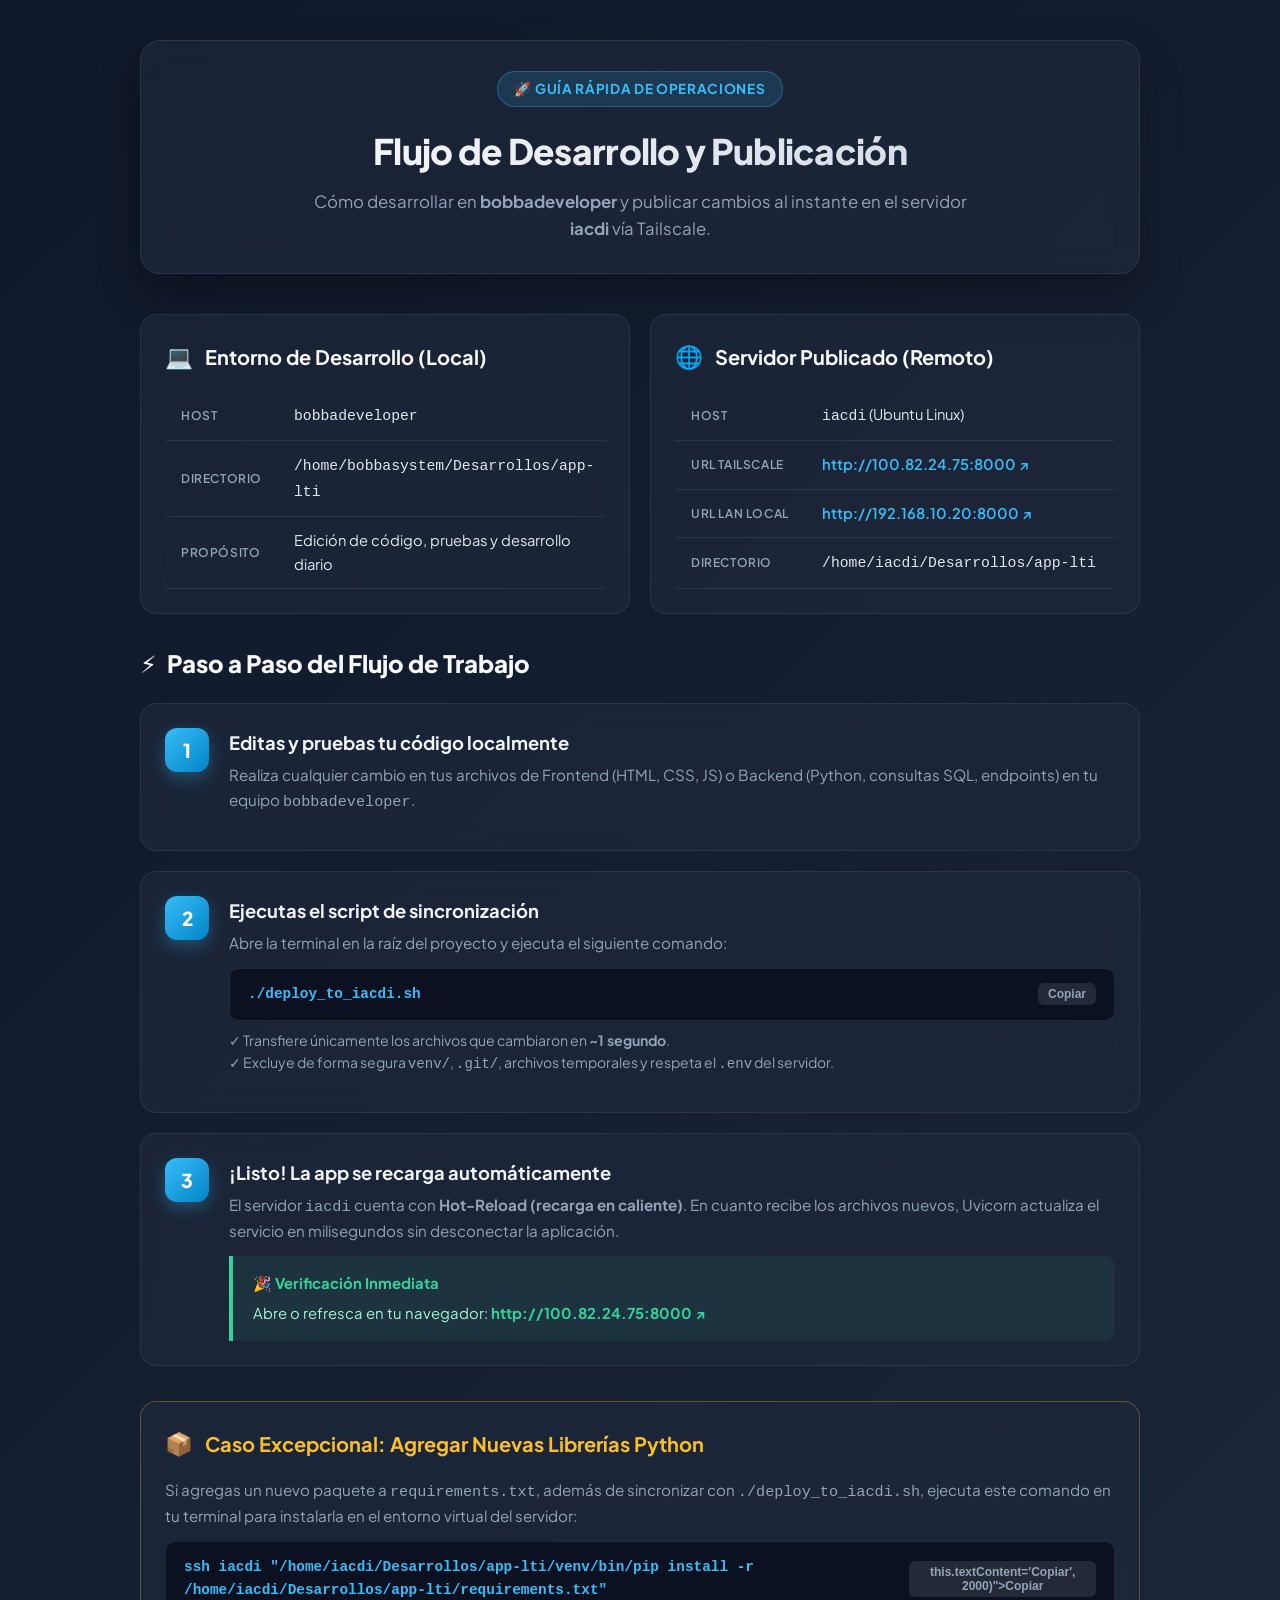
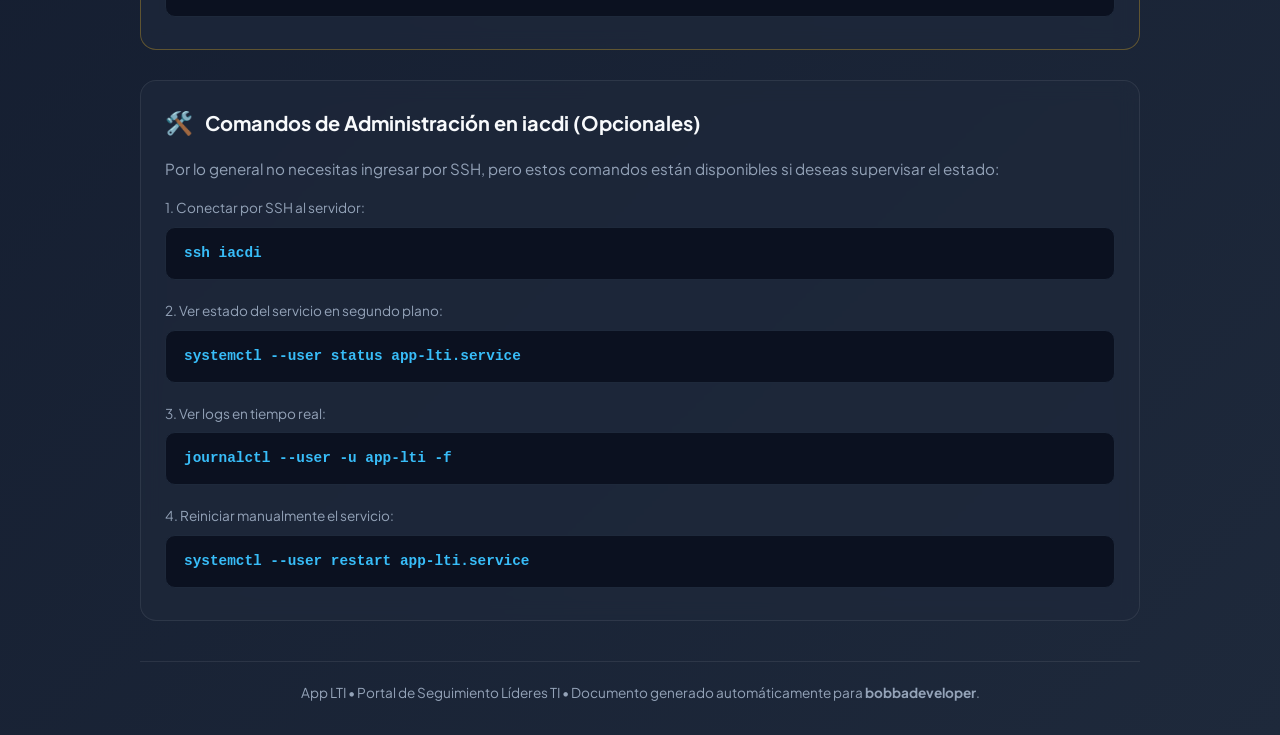
<file: GUIA_DESPLIEGUE_Y_DESARROLLO_IACDI.html>
<!DOCTYPE html>
<html lang="es">
<head>
  <meta charset="UTF-8">
  <meta name="viewport" content="width=device-width, initial-scale=1.0">
  <title>Guía de Despliegue y Desarrollo Continuo - App LTI (bobbadeveloper -> iacdi)</title>
  <link rel="preconnect" href="https://fonts.googleapis.com">
  <link rel="preconnect" href="https://fonts.gstatic.com" crossorigin>
  <link href="https://fonts.googleapis.com/css2?family=Plus+Jakarta+Sans:wght@400;500;600;700;800&family=JetBrains+Mono:wght@400;500;600&display=swap" rel="stylesheet">
  <style>
    :root {
      --bg-gradient: linear-gradient(135deg, #0f172a 0%, #1e293b 100%);
      --surface-card: rgba(30, 41, 59, 0.7);
      --surface-card-border: rgba(255, 255, 255, 0.08);
      --text-main: #f8fafc;
      --text-muted: #94a3b8;
      --accent-blue: #38bdf8;
      --accent-green: #34d399;
      --accent-amber: #fbbf24;
      --accent-purple: #a78bfa;
      --accent-red: #f87171;
      --code-bg: #0b1120;
      --code-border: #1e293b;
      --badge-bg: rgba(56, 189, 248, 0.15);
      --badge-text: #38bdf8;
    }

    * {
      box-sizing: border-box;
      margin: 0;
      padding: 0;
    }

    body {
      font-family: 'Plus Jakarta Sans', system-ui, -apple-system, sans-serif;
      background: var(--bg-gradient);
      color: var(--text-main);
      line-height: 1.6;
      padding: 40px 20px;
      min-height: 100vh;
    }

    .container {
      max-width: 1000px;
      margin: 0 auto;
    }

    /* Header */
    .header {
      text-align: center;
      margin-bottom: 40px;
      padding: 30px;
      background: var(--surface-card);
      border: 1px solid var(--surface-card-border);
      border-radius: 20px;
      backdrop-filter: blur(12px);
      box-shadow: 0 20px 40px rgba(0, 0, 0, 0.3);
    }

    .header-badge {
      display: inline-flex;
      align-items: center;
      gap: 8px;
      padding: 6px 16px;
      background: var(--badge-bg);
      color: var(--badge-text);
      font-size: 0.85rem;
      font-weight: 700;
      border-radius: 9999px;
      text-transform: uppercase;
      letter-spacing: 0.05em;
      margin-bottom: 16px;
      border: 1px solid rgba(56, 189, 248, 0.3);
    }

    .header h1 {
      font-size: 2.2rem;
      font-weight: 800;
      letter-spacing: -0.02em;
      margin-bottom: 10px;
      background: linear-gradient(135deg, #ffffff 0%, #cbd5e1 100%);
      -webkit-background-clip: text;
      -webkit-text-fill-color: transparent;
    }

    .header p {
      color: var(--text-muted);
      font-size: 1.05rem;
      max-width: 680px;
      margin: 0 auto;
    }

    /* Grid Layout */
    .grid-2 {
      display: grid;
      grid-template-columns: repeat(auto-fit, minmax(300px, 1fr));
      gap: 20px;
      margin-bottom: 30px;
    }

    /* Cards */
    .card {
      background: var(--surface-card);
      border: 1px solid var(--surface-card-border);
      border-radius: 16px;
      padding: 24px;
      backdrop-filter: blur(10px);
      transition: transform 0.2s ease, border-color 0.2s ease;
    }

    .card:hover {
      border-color: rgba(56, 189, 248, 0.3);
      transform: translateY(-2px);
    }

    .card-title {
      font-size: 1.25rem;
      font-weight: 700;
      display: flex;
      align-items: center;
      gap: 12px;
      margin-bottom: 16px;
    }

    .card-title .icon {
      font-size: 1.4rem;
    }

    /* Steps Flow */
    .step-list {
      display: flex;
      flex-direction: column;
      gap: 20px;
      margin-bottom: 35px;
    }

    .step-item {
      display: flex;
      gap: 20px;
      background: var(--surface-card);
      border: 1px solid var(--surface-card-border);
      border-radius: 16px;
      padding: 24px;
      backdrop-filter: blur(10px);
      position: relative;
    }

    .step-number {
      width: 44px;
      height: 44px;
      border-radius: 12px;
      background: linear-gradient(135deg, #38bdf8 0%, #0284c7 100%);
      color: #fff;
      font-weight: 800;
      font-size: 1.2rem;
      display: flex;
      align-items: center;
      justify-content: center;
      flex-shrink: 0;
      box-shadow: 0 6px 16px rgba(56, 189, 248, 0.3);
    }

    .step-content {
      flex: 1;
    }

    .step-content h3 {
      font-size: 1.15rem;
      font-weight: 700;
      margin-bottom: 6px;
      color: #f1f5f9;
    }

    .step-content p {
      color: var(--text-muted);
      font-size: 0.95rem;
      margin-bottom: 12px;
    }

    /* Code Snippet */
    .code-box {
      background: var(--code-bg);
      border: 1px solid var(--code-border);
      border-radius: 10px;
      padding: 14px 18px;
      font-family: 'JetBrains Mono', monospace;
      font-size: 0.9rem;
      color: #38bdf8;
      display: flex;
      justify-content: space-between;
      align-items: center;
      overflow-x: auto;
      margin: 8px 0;
    }

    .code-box code {
      color: #e2e8f0;
    }

    .code-box code .cmd {
      color: #38bdf8;
      font-weight: 600;
    }

    .code-box code .comment {
      color: #64748b;
    }

    .copy-btn {
      background: rgba(255, 255, 255, 0.1);
      border: none;
      color: #94a3b8;
      padding: 4px 10px;
      border-radius: 6px;
      cursor: pointer;
      font-size: 0.75rem;
      font-weight: 600;
      transition: all 0.2s ease;
    }

    .copy-btn:hover {
      background: rgba(56, 189, 248, 0.2);
      color: #38bdf8;
    }

    /* Table */
    .table-container {
      overflow-x: auto;
      margin-top: 12px;
    }

    table {
      width: 100%;
      border-collapse: collapse;
      font-size: 0.92rem;
    }

    th, td {
      padding: 12px 16px;
      text-align: left;
      border-bottom: 1px solid var(--surface-card-border);
    }

    th {
      color: var(--text-muted);
      font-weight: 600;
      text-transform: uppercase;
      font-size: 0.75rem;
      letter-spacing: 0.05em;
    }

    td {
      color: #e2e8f0;
    }

    /* Links */
    a.link-btn {
      display: inline-flex;
      align-items: center;
      gap: 6px;
      color: var(--accent-blue);
      text-decoration: none;
      font-weight: 600;
      transition: color 0.2s;
    }

    a.link-btn:hover {
      color: #7dd3fc;
      text-decoration: underline;
    }

    /* Callouts */
    .callout {
      border-left: 4px solid var(--accent-amber);
      background: rgba(251, 191, 36, 0.08);
      padding: 16px 20px;
      border-radius: 0 12px 12px 0;
      margin: 20px 0;
      font-size: 0.93rem;
      color: #fde68a;
    }

    .callout-title {
      font-weight: 700;
      display: flex;
      align-items: center;
      gap: 8px;
      margin-bottom: 6px;
      color: var(--accent-amber);
    }

    .callout-success {
      border-left-color: var(--accent-green);
      background: rgba(52, 211, 153, 0.08);
      color: #a7f3d0;
    }

    .callout-success .callout-title {
      color: var(--accent-green);
    }

    /* Footer */
    .footer {
      text-align: center;
      margin-top: 40px;
      padding-top: 20px;
      border-top: 1px solid var(--surface-card-border);
      color: var(--text-muted);
      font-size: 0.85rem;
    }
  </style>
</head>
<body>

  <div class="container">
    
    <!-- Header -->
    <header class="header">
      <div class="header-badge">🚀 Guía Rápida de Operaciones</div>
      <h1>Flujo de Desarrollo y Publicación</h1>
      <p>Cómo desarrollar en <strong>bobbadeveloper</strong> y publicar cambios al instante en el servidor <strong>iacdi</strong> vía Tailscale.</p>
    </header>

    <!-- Resumen de Servidores y URLs -->
    <div class="grid-2">
      <div class="card">
        <div class="card-title">
          <span class="icon">💻</span> Entorno de Desarrollo (Local)
        </div>
        <div class="table-container">
          <table>
            <tr>
              <th>Host</th>
              <td><code>bobbadeveloper</code></td>
            </tr>
            <tr>
              <th>Directorio</th>
              <td><code>/home/bobbasystem/Desarrollos/app-lti</code></td>
            </tr>
            <tr>
              <th>Propósito</th>
              <td>Edición de código, pruebas y desarrollo diario</td>
            </tr>
          </table>
        </div>
      </div>

      <div class="card">
        <div class="card-title">
          <span class="icon">🌐</span> Servidor Publicado (Remoto)
        </div>
        <div class="table-container">
          <table>
            <tr>
              <th>Host</th>
              <td><code>iacdi</code> (Ubuntu Linux)</td>
            </tr>
            <tr>
              <th>URL Tailscale</th>
              <td><a href="http://100.82.24.75:8000" target="_blank" class="link-btn">http://100.82.24.75:8000 ↗</a></td>
            </tr>
            <tr>
              <th>URL LAN Local</th>
              <td><a href="http://192.168.10.20:8000" target="_blank" class="link-btn">http://192.168.10.20:8000 ↗</a></td>
            </tr>
            <tr>
              <th>Directorio</th>
              <td><code>/home/iacdi/Desarrollos/app-lti</code></td>
            </tr>
          </table>
        </div>
      </div>
    </div>

    <!-- Paso a Paso -->
    <h2 style="margin-bottom: 20px; font-weight: 800; font-size: 1.5rem; display: flex; align-items: center; gap: 10px;">
      <span>⚡</span> Paso a Paso del Flujo de Trabajo
    </h2>

    <div class="step-list">

      <!-- Paso 1 -->
      <div class="step-item">
        <div class="step-number">1</div>
        <div class="step-content">
          <h3>Editas y pruebas tu código localmente</h3>
          <p>Realiza cualquier cambio en tus archivos de Frontend (HTML, CSS, JS) o Backend (Python, consultas SQL, endpoints) en tu equipo <code>bobbadeveloper</code>.</p>
        </div>
      </div>

      <!-- Paso 2 -->
      <div class="step-item">
        <div class="step-number">2</div>
        <div class="step-content">
          <h3>Ejecutas el script de sincronización</h3>
          <p>Abre la terminal en la raíz del proyecto y ejecuta el siguiente comando:</p>
          <div class="code-box">
            <code><span class="cmd">./deploy_to_iacdi.sh</span></code>
            <button class="copy-btn" onclick="navigator.clipboard.writeText('./deploy_to_iacdi.sh'); this.textContent='¡Copiado!'; setTimeout(()=>this.textContent='Copiar', 2000)">Copiar</button>
          </div>
          <p style="margin-top: 8px; font-size: 0.88rem; color: #94a3b8;">
            ✓ Transfiere únicamente los archivos que cambiaron en <strong>~1 segundo</strong>.<br>
            ✓ Excluye de forma segura <code>venv/</code>, <code>.git/</code>, archivos temporales y respeta el <code>.env</code> del servidor.
          </p>
        </div>
      </div>

      <!-- Paso 3 -->
      <div class="step-item">
        <div class="step-number">3</div>
        <div class="step-content">
          <h3>¡Listo! La app se recarga automáticamente</h3>
          <p>El servidor <code>iacdi</code> cuenta con <strong>Hot-Reload (recarga en caliente)</strong>. En cuanto recibe los archivos nuevos, Uvicorn actualiza el servicio en milisegundos sin desconectar la aplicación.</p>
          
          <div class="callout callout-success" style="margin: 10px 0 0 0;">
            <div class="callout-title">🎉 Verificación Inmediata</div>
            Abre o refresca en tu navegador: <a href="http://100.82.24.75:8000" target="_blank" class="link-btn" style="color: #34d399; font-weight: 700;">http://100.82.24.75:8000 ↗</a>
          </div>
        </div>
      </div>

    </div>

    <!-- Caso Excepcional: Nuevas Librerías Python -->
    <div class="card" style="margin-bottom: 30px; border-color: rgba(251, 191, 36, 0.3);">
      <div class="card-title" style="color: var(--accent-amber);">
        <span class="icon">📦</span> Caso Excepcional: Agregar Nuevas Librerías Python
      </div>
      <p style="color: var(--text-muted); font-size: 0.95rem; margin-bottom: 12px;">
        Si agregas un nuevo paquete a <code>requirements.txt</code>, además de sincronizar con <code>./deploy_to_iacdi.sh</code>, ejecuta este comando en tu terminal para instalarla en el entorno virtual del servidor:
      </p>
      <div class="code-box">
        <code><span class="cmd">ssh iacdi "/home/iacdi/Desarrollos/app-lti/venv/bin/pip install -r /home/iacdi/Desarrollos/app-lti/requirements.txt"</span></code>
        <button class="copy-btn" onclick="navigator.clipboard.writeText('ssh iacdi \"/home/iacdi/Desarrollos/app-lti/venv/bin/pip install -r /home/iacdi/Desarrollos/app-lti/requirements.txt\"'); this.textContent='¡Copiado!'; setTimeout(()=>this.textContent='Copiar', 2000)">Copiar</button>
      </div>
    </div>

    <!-- Comandos de Utilidad en el Servidor iacdi -->
    <div class="card">
      <div class="card-title">
        <span class="icon">🛠️</span> Comandos de Administración en iacdi (Opcionales)
      </div>
      <p style="color: var(--text-muted); font-size: 0.95rem; margin-bottom: 16px;">
        Por lo general no necesitas ingresar por SSH, pero estos comandos están disponibles si deseas supervisar el estado:
      </p>

      <div style="display: flex; flex-direction: column; gap: 12px;">
        <div>
          <div style="font-size: 0.85rem; color: #94a3b8; margin-bottom: 4px;">1. Conectar por SSH al servidor:</div>
          <div class="code-box">
            <code><span class="cmd">ssh iacdi</span></code>
          </div>
        </div>

        <div>
          <div style="font-size: 0.85rem; color: #94a3b8; margin-bottom: 4px;">2. Ver estado del servicio en segundo plano:</div>
          <div class="code-box">
            <code><span class="cmd">systemctl --user status app-lti.service</span></code>
          </div>
        </div>

        <div>
          <div style="font-size: 0.85rem; color: #94a3b8; margin-bottom: 4px;">3. Ver logs en tiempo real:</div>
          <div class="code-box">
            <code><span class="cmd">journalctl --user -u app-lti -f</span></code>
          </div>
        </div>

        <div>
          <div style="font-size: 0.85rem; color: #94a3b8; margin-bottom: 4px;">4. Reiniciar manualmente el servicio:</div>
          <div class="code-box">
            <code><span class="cmd">systemctl --user restart app-lti.service</span></code>
          </div>
        </div>
      </div>
    </div>

    <!-- Footer -->
    <footer class="footer">
      App LTI &bull; Portal de Seguimiento Líderes TI &bull; Documento generado automáticamente para <strong>bobbadeveloper</strong>.
    </footer>

  </div>

</body>
</html>
</file>
